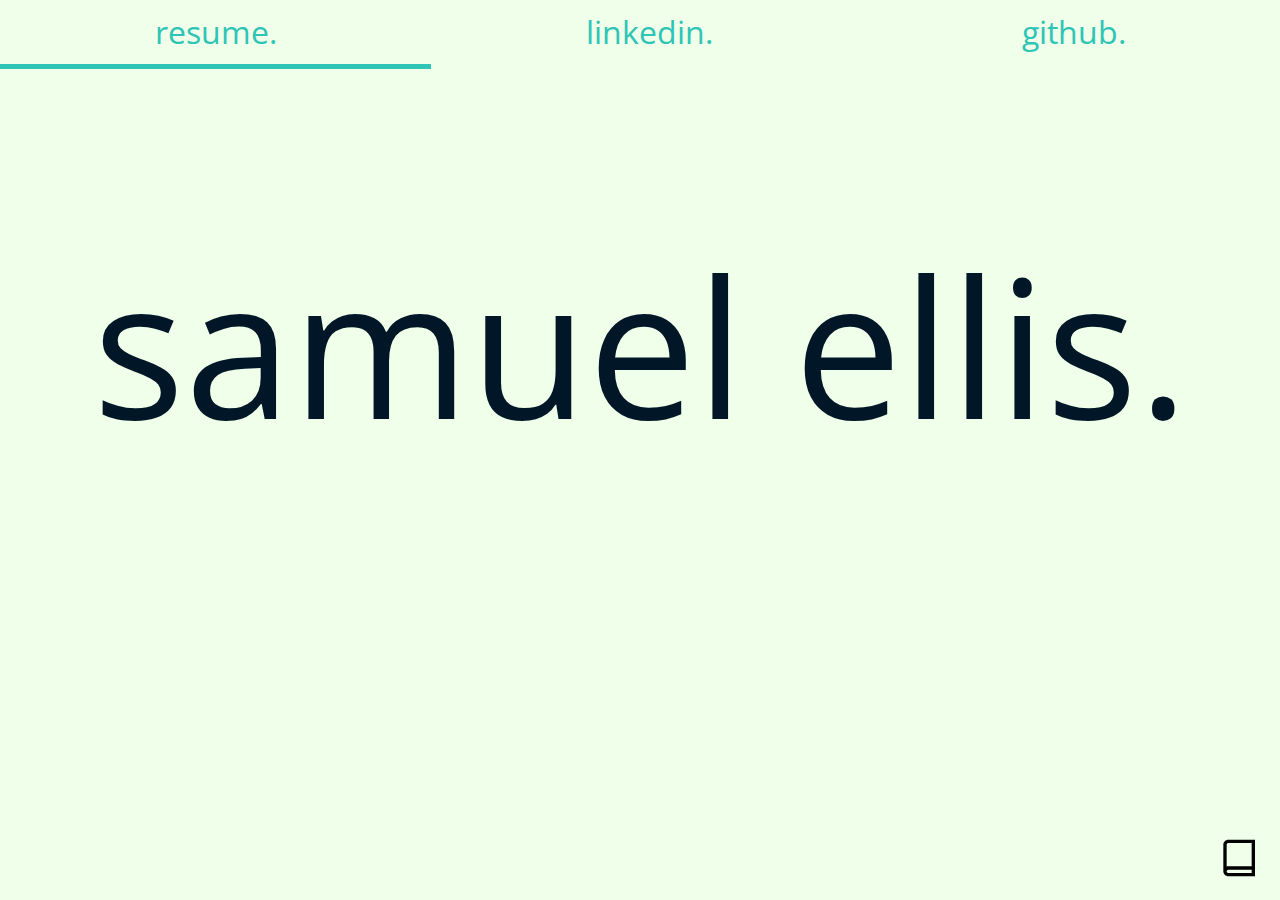
<file: index.html>
<!DOCTYPE html>
<!--[if lte IE 6]><html class="preIE7 preIE8 preIE9"><![endif]-->
<!--[if IE 7]><html class="preIE8 preIE9"><![endif]-->
<!--[if IE 8]><html class="preIE9"><![endif]-->
<!--[if gte IE 9]><!--><html><!--<![endif]-->
<head>
  <meta charset="UTF-8">
  <meta name="viewport" content="width=device-width,initial-scale=1">
    <title>samte.me &middot; home.</title>
  <meta name="author" content="Samuel Ellis">
  <meta name="description" content="Samuel Ellis portfolio website">
  <meta name="keywords" content="Samuel Ellis, portfolio, samte.me, resume, samuel ellis resume">
  <link rel="shortcut icon" href="favicon.ico" type="image/vnd.microsoft.icon">
  <link href="https://fonts.googleapis.com/css?family=Open+Sans" rel="stylesheet">
  <link rel="stylesheet" href="reset.css" type="text/css">
  <link rel="stylesheet" href="style.css" type="text/css">
</head>

<body>

<ul class="navigation">
  <li><a href="files/Samuel_Ellis_Resume.pdf" target="_blank">resume.</a></li>
  <li><a href="https://www.linkedin.com/in/samuel-ellis-14095454" target="_blank">linkedin.</a></li>
  <li><a href="https://github.com/icanhurdleu/icanhurdleu.github.io" target="_blank">github.</a></li>
</ul>

<div class="hugo-link"><a href="./hugo.html"><img src="book.svg"></a></div>

<h1 class="big-name">samuel ellis.</h1>

</body>  

</html>
</file>
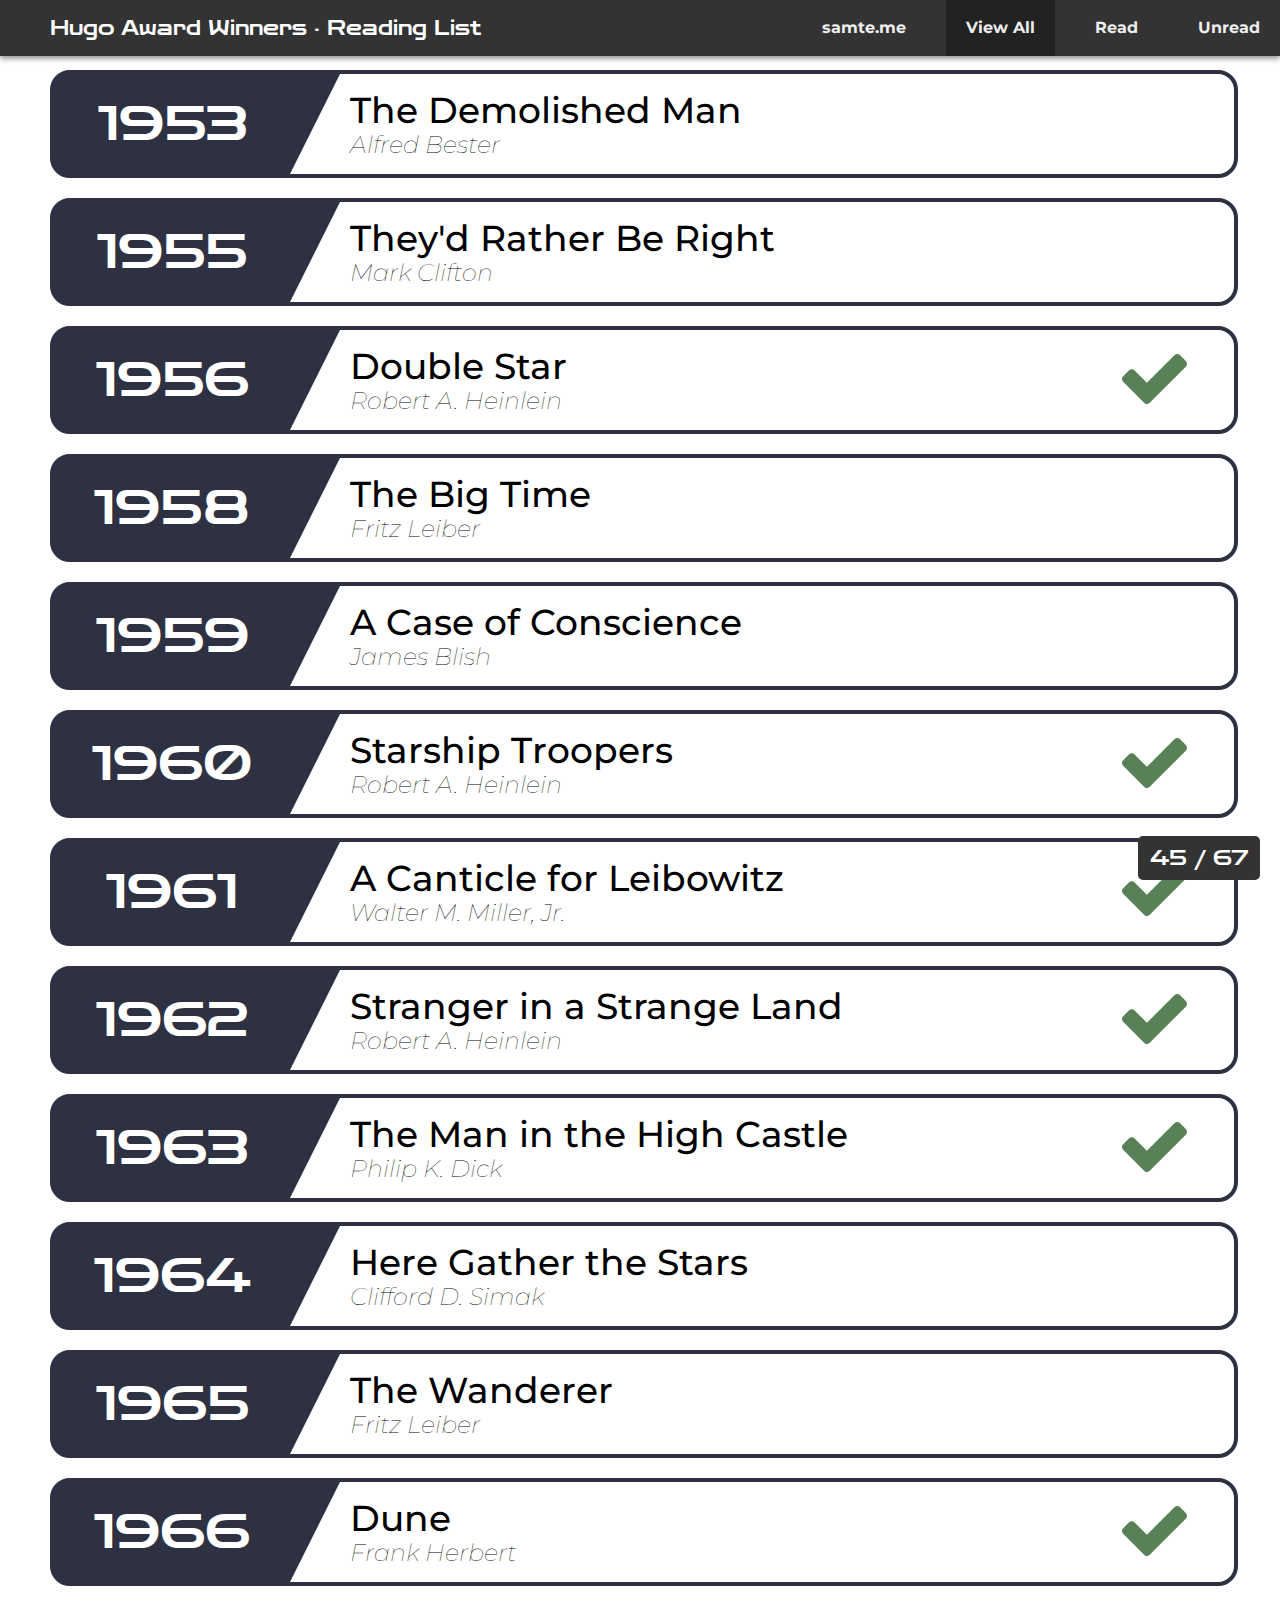
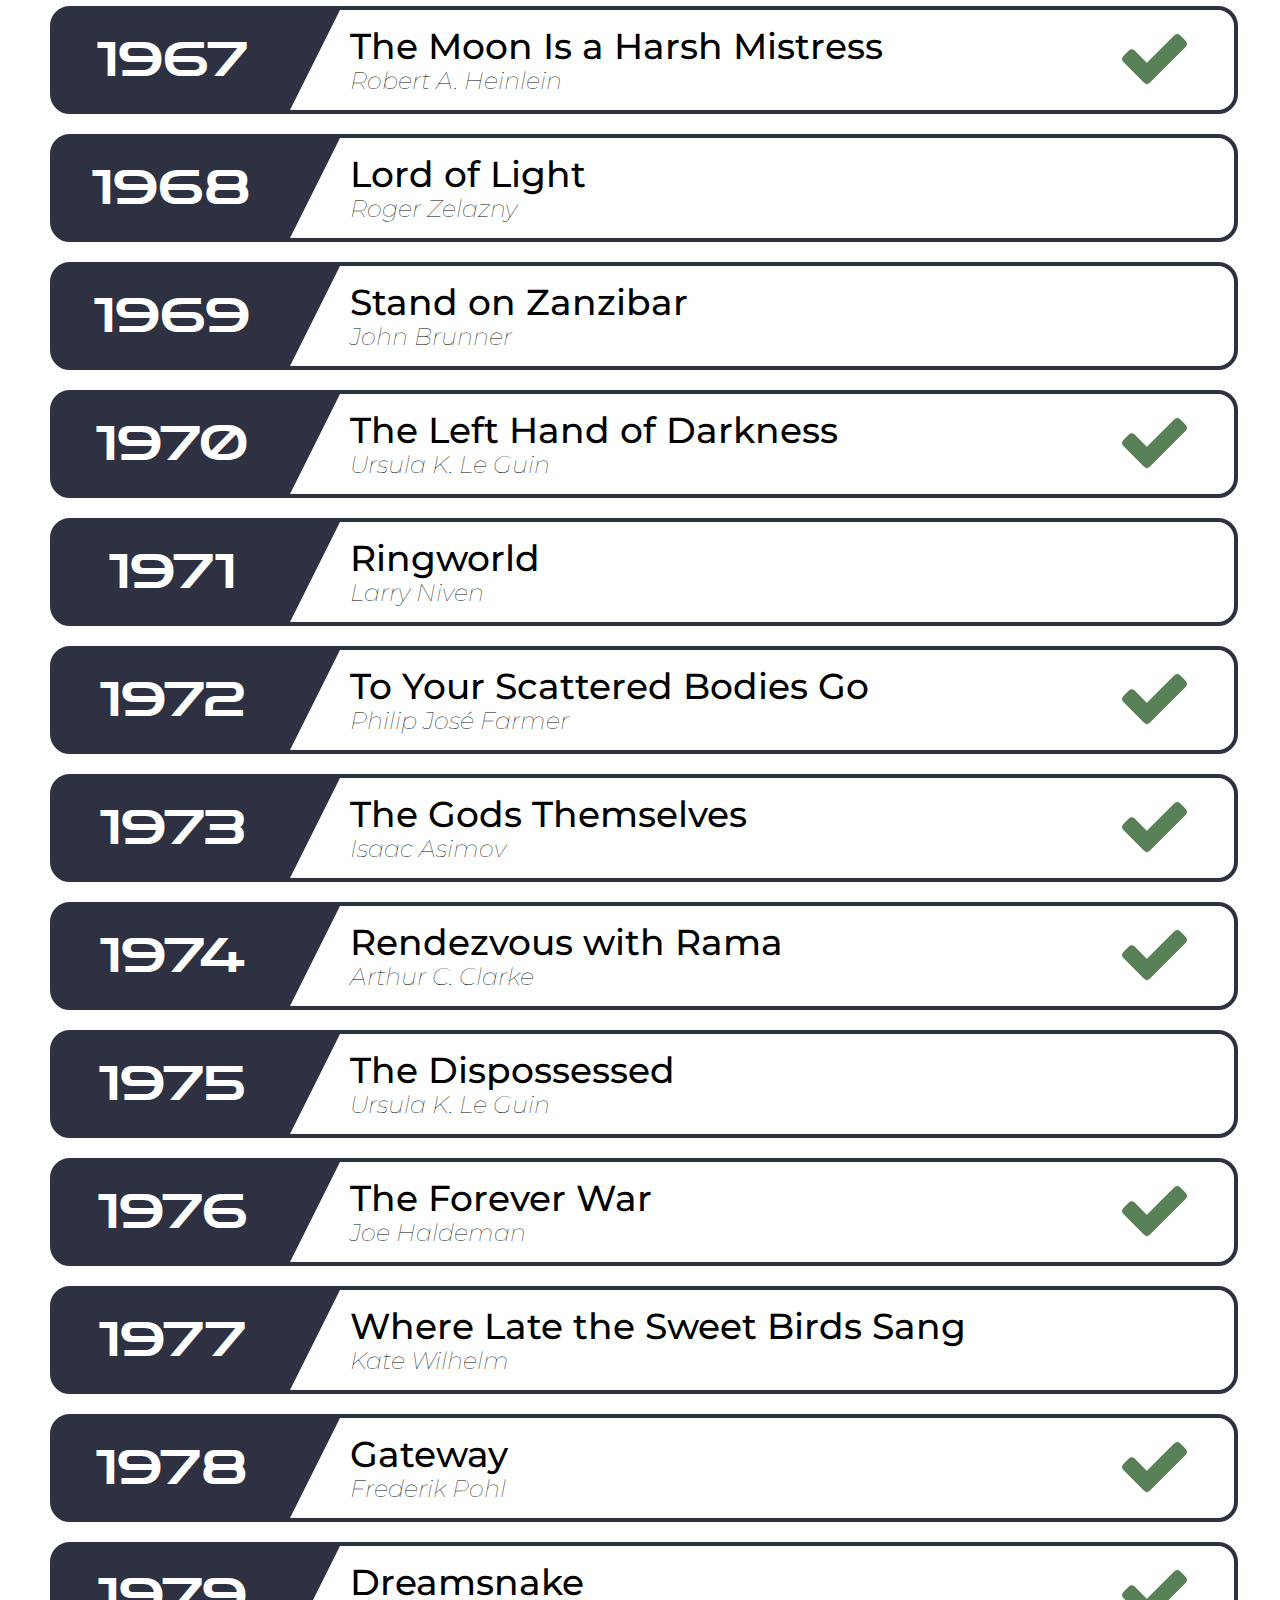
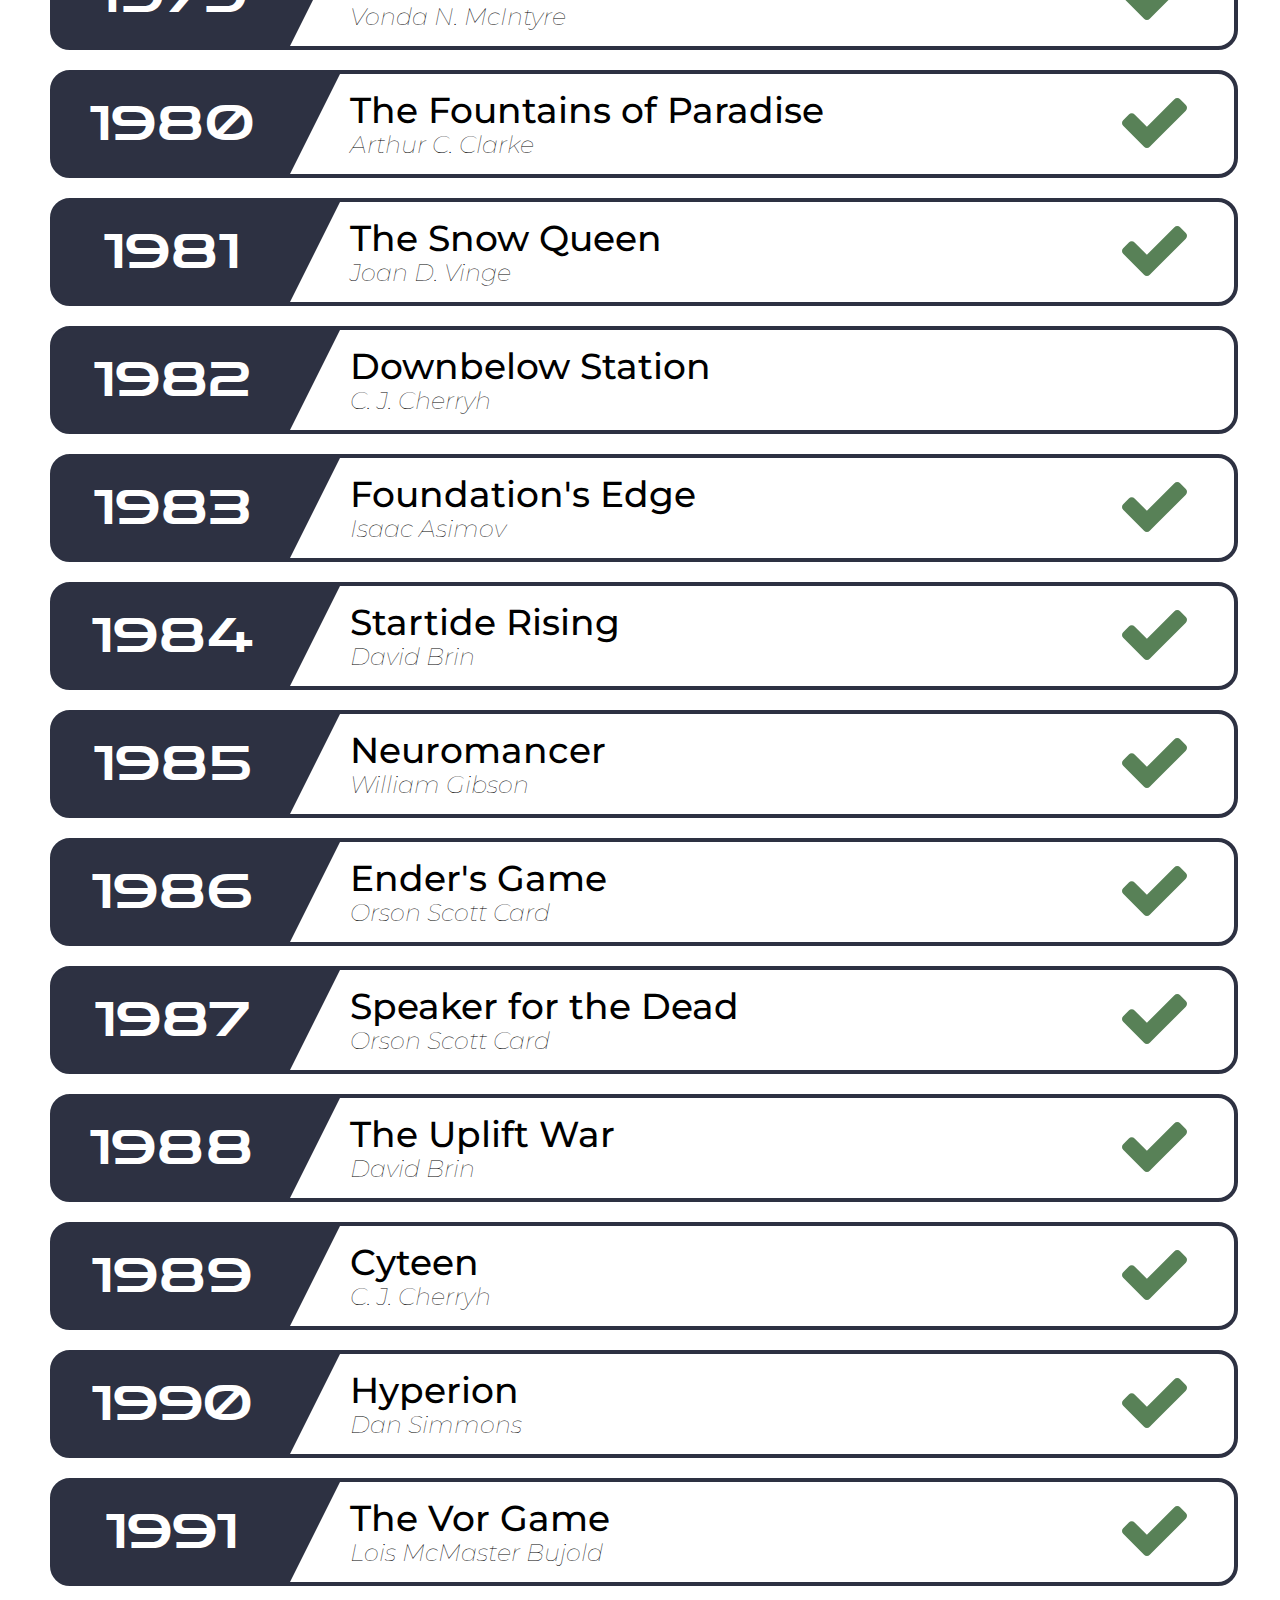
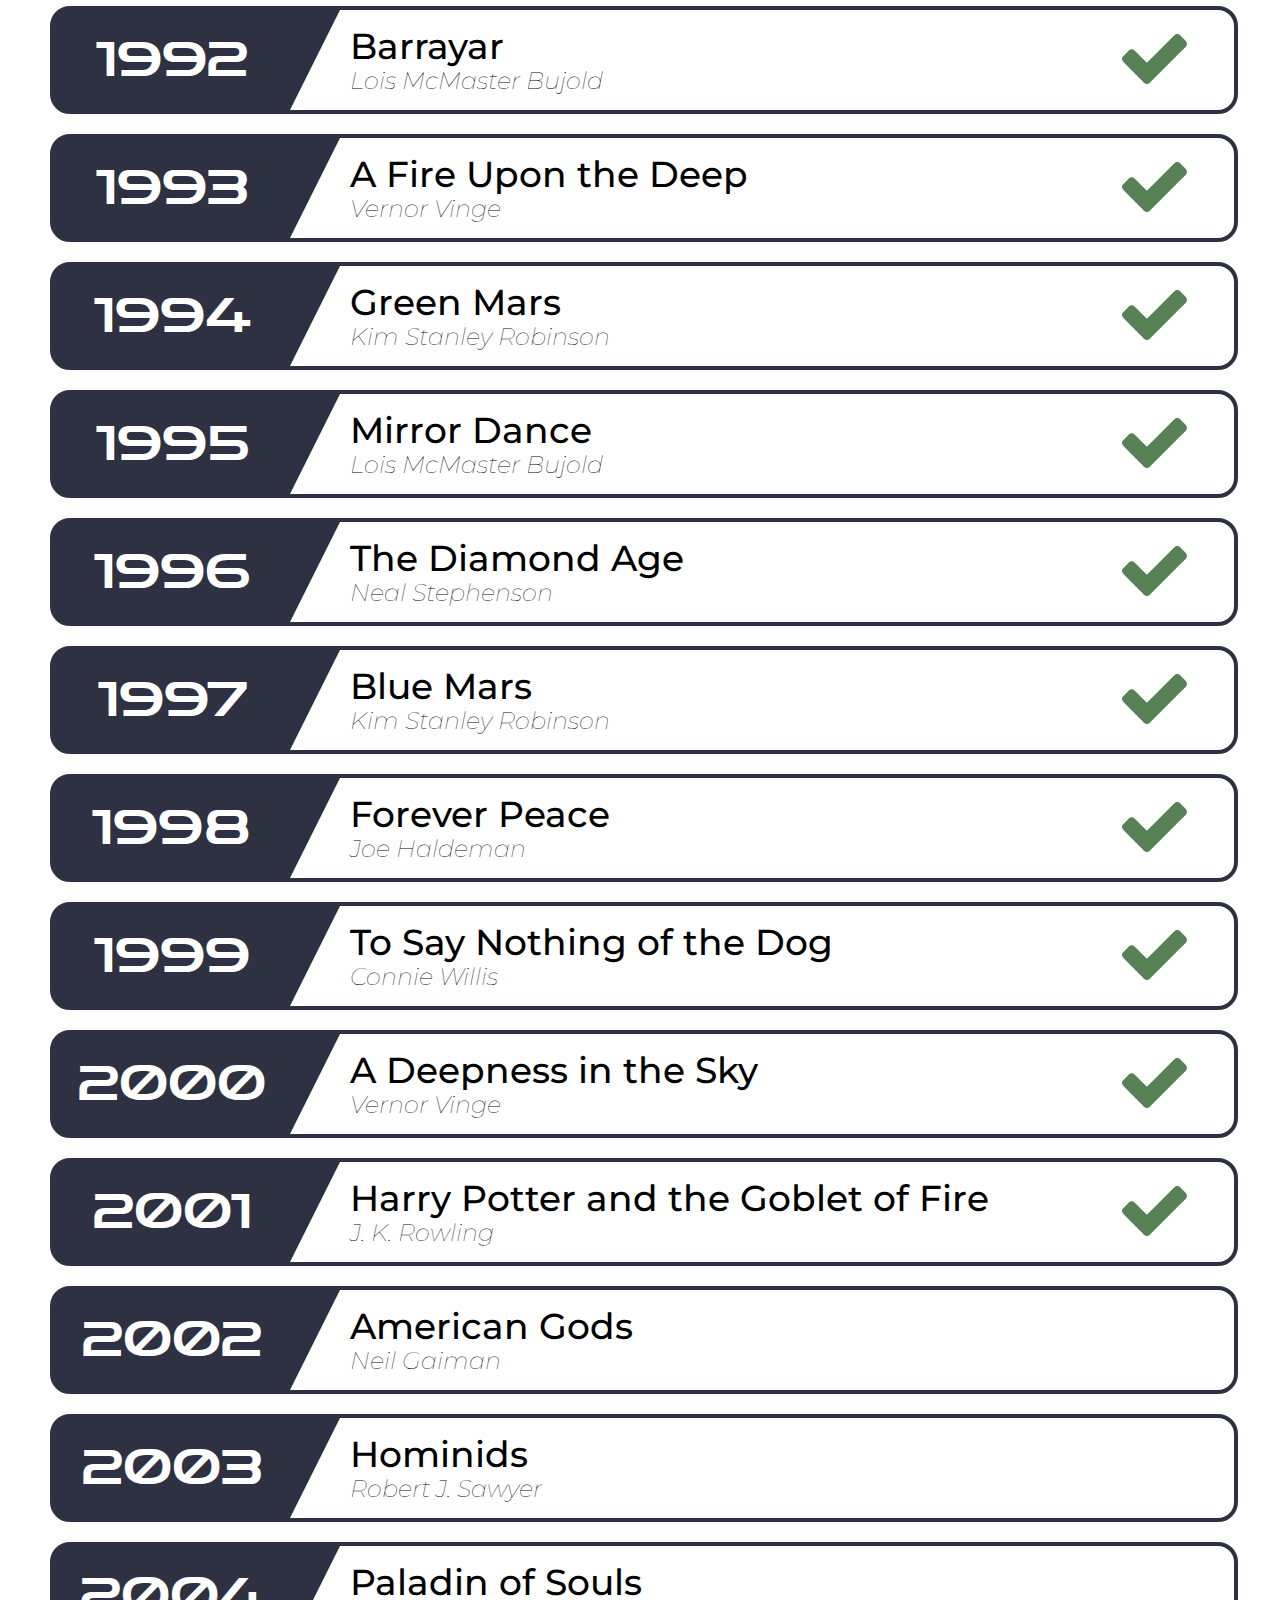
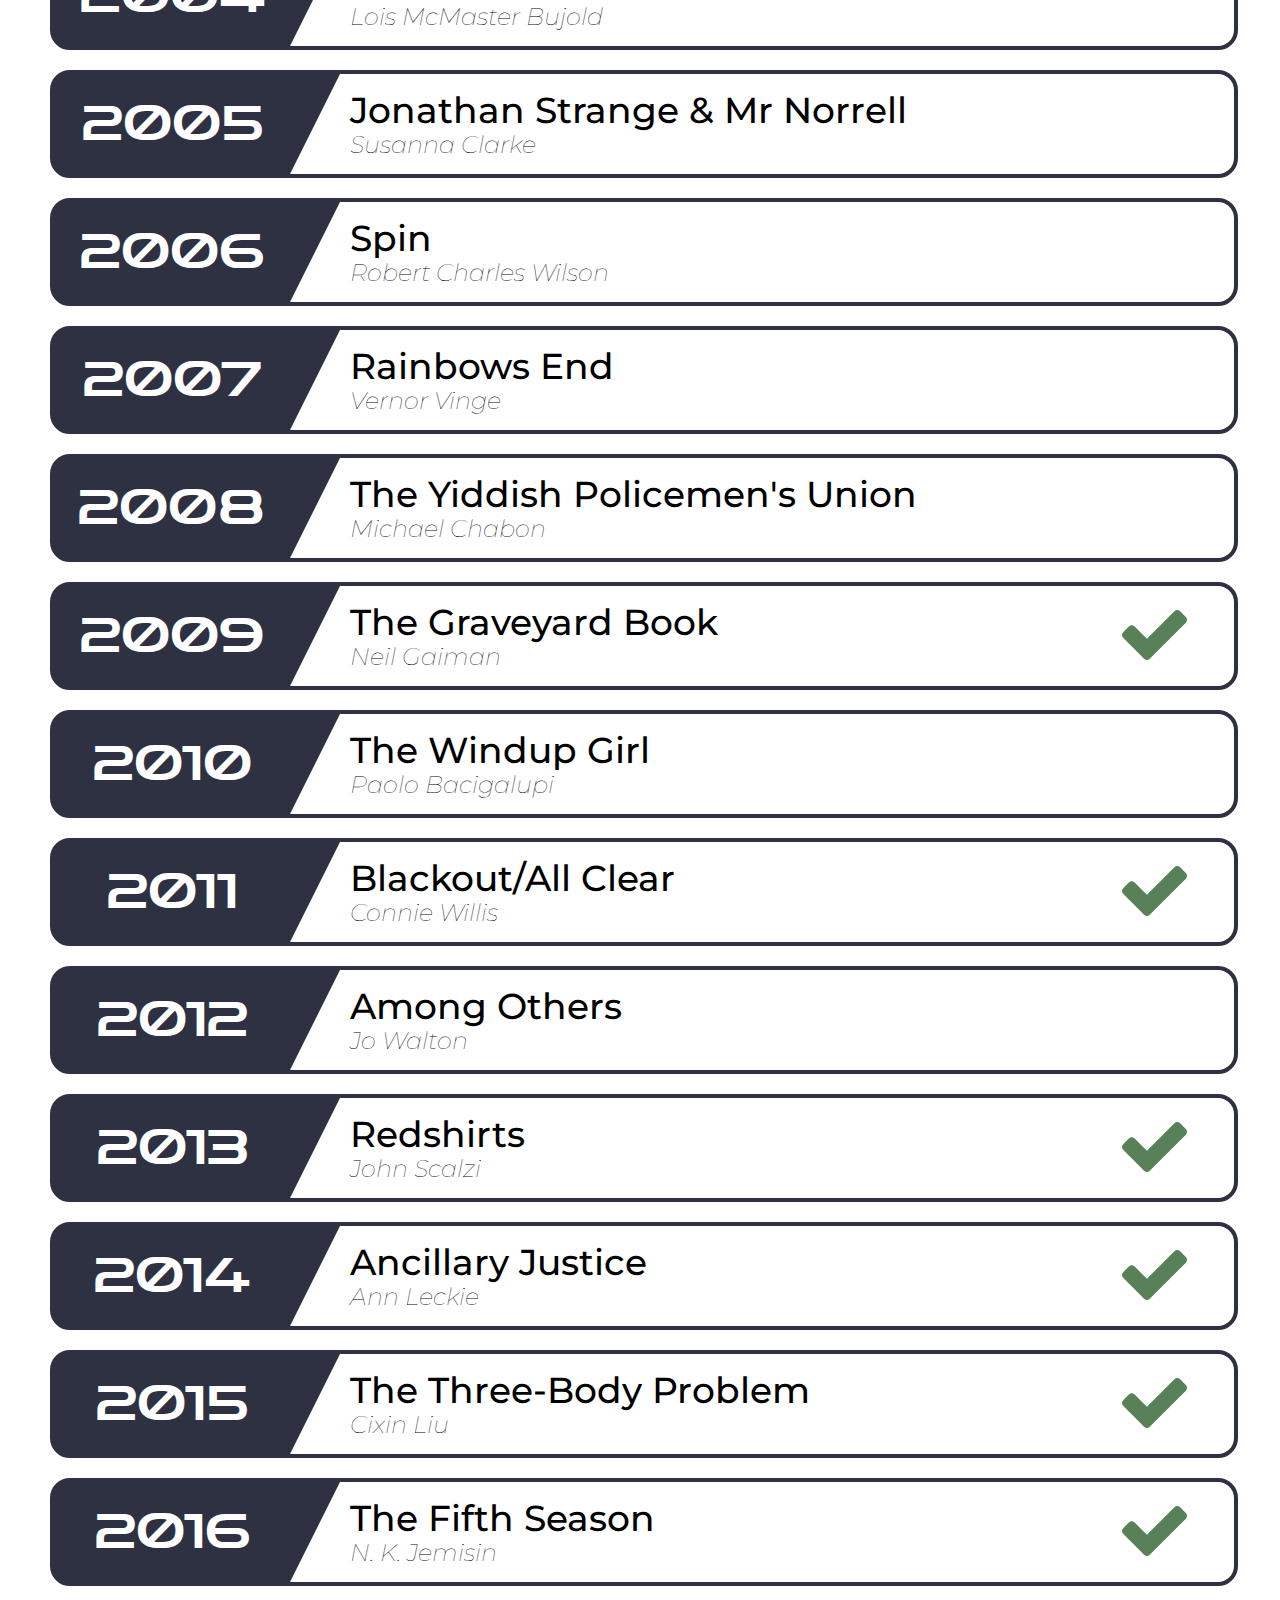
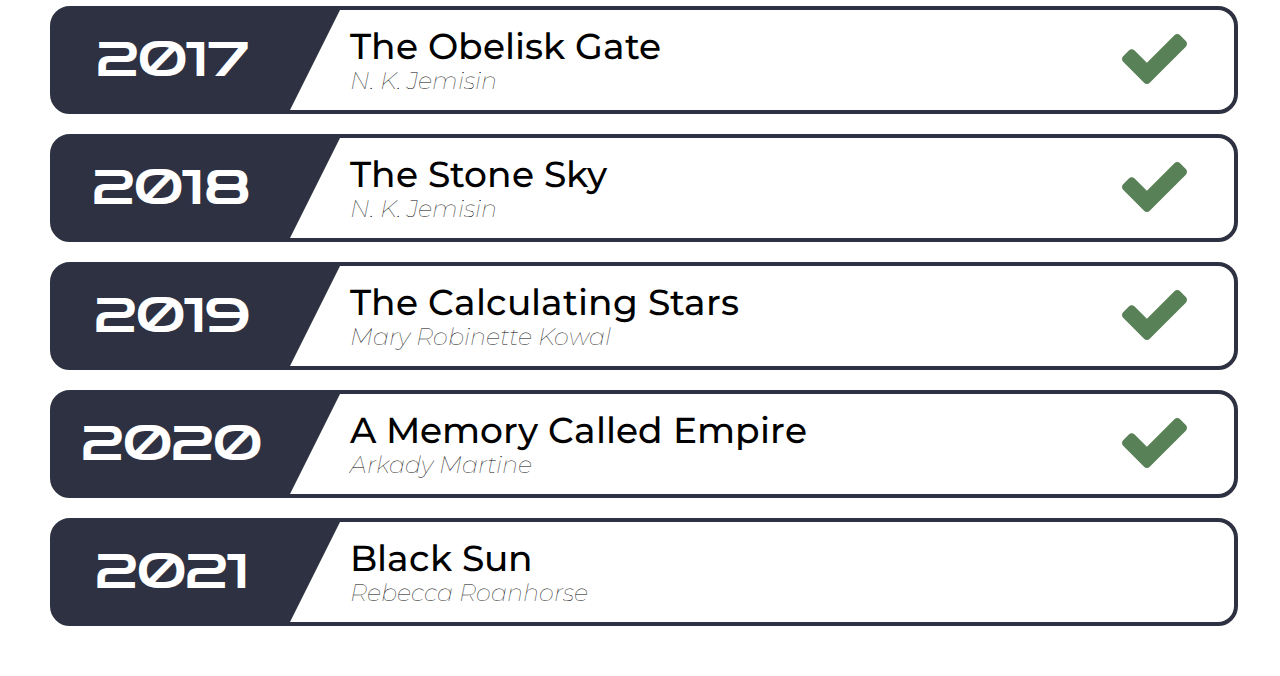
<file: hugo.html>
<!DOCTYPE html>
<!--[if lte IE 6]><html class="preIE7 preIE8 preIE9"><![endif]-->
<!--[if IE 7]><html class="preIE8 preIE9"><![endif]-->
<!--[if IE 8]><html class="preIE9"><![endif]-->
<!--[if gte IE 9]><!--><html><!--<![endif]-->
<head>
  <meta charset="UTF-8">
  <meta name="viewport" content="width=device-width,initial-scale=1">
    <title>samte.me &middot; Hugo Award List</title>
  <meta name="author" content="Samuel Ellis">
  <meta name="description" content="Samuel Ellis portfolio website">
  <meta name="keywords" content="Samuel Ellis, samte.me, Hugo, Hugo Award">
  <link href="https://fonts.googleapis.com/css2?family=Zen+Dots&display=swap" rel="stylesheet">
  <link href="https://fonts.googleapis.com/css2?family=Montserrat:ital,wght@0,500;1,100&display=swap" rel="stylesheet">
  <link rel="stylesheet" href="reset.css" type="text/css">
  <link rel="stylesheet" href="hugo-style.css" type="text/css">
</head>

<body>

<div class="parent">
  <div class="navbar">
    <div class="navbar-title"><h2>Hugo Award Winners &middot; Reading List</h2></div>
    <div class="menu">
      <ul>
        <a href="http://samte.me"><li>samte.me</li></a>
        <a href="#" onclick="showAll()"><li class="active" id="view-all">View All</li></a>
        <a href="#" onclick="filterRead()"><li id="view-read">Read</li></a>
        <a href="#" onclick="filterUnread()"><li id="view-unread">Unread</li></a>
      </ul>
    </div>
  </div>
</div>

<div id="progress"></div>

<section class="book-list">
  
<div class="book">
  <div class="year"><h2>1953</h2></div><div class="triangle-topleft"></div>
  <div class="vert-stack">
    <div class="title">The Demolished Man</div>
    <div class="author">Alfred Bester</div>
  </div>
  <div class="completed"><img src="check-green.svg"></div>
</div>
<div class="book">
  <div class="year"><h2>1955</h2></div><div class="triangle-topleft"></div>
  <div class="vert-stack">
    <div class="title">They'd Rather Be Right</div>
    <div class="author">Mark Clifton</div>
  </div>
  <div class="completed"><img src="check-green.svg"></div>
</div>
<div class="book already-read">
  <div class="year"><h2>1956</h2></div><div class="triangle-topleft"></div>
  <div class="vert-stack">
    <div class="title">Double Star</div>
    <div class="author">Robert A. Heinlein</div>
  </div>
  <div class="completed"><img src="check-green.svg"></div>
</div>
<div class="book">
  <div class="year"><h2>1958</h2></div><div class="triangle-topleft"></div>
  <div class="vert-stack">
    <div class="title">The Big Time</div>
    <div class="author">Fritz Leiber</div>
  </div>
  <div class="completed"><img src="check-green.svg"></div>
</div>
<div class="book">
  <div class="year"><h2>1959</h2></div><div class="triangle-topleft"></div>
  <div class="vert-stack">
    <div class="title">A Case of Conscience</div>
    <div class="author">James Blish</div>
  </div>
  <div class="completed"><img src="check-green.svg"></div>
</div>
<div class="book already-read">
  <div class="year"><h2>1960</h2></div><div class="triangle-topleft"></div>
  <div class="vert-stack">
    <div class="title">Starship Troopers</div>
    <div class="author">Robert A. Heinlein</div>
  </div>
  <div class="completed"><img src="check-green.svg"></div>
</div>
<div class="book already-read">
  <div class="year"><h2>1961</h2></div><div class="triangle-topleft"></div>
  <div class="vert-stack">
    <div class="title">A Canticle for Leibowitz</div>
    <div class="author">Walter M. Miller, Jr.</div>
  </div>
  <div class="completed"><img src="check-green.svg"></div>
</div>
<div class="book already-read">
  <div class="year"><h2>1962</h2></div><div class="triangle-topleft"></div>
  <div class="vert-stack">
    <div class="title">Stranger in a Strange Land</div>
    <div class="author">Robert A. Heinlein</div>
  </div>
  <div class="completed"><img src="check-green.svg"></div>
</div>
<div class="book already-read">
  <div class="year"><h2>1963</h2></div><div class="triangle-topleft"></div>
  <div class="vert-stack">
    <div class="title">The Man in the High Castle</div>
    <div class="author">Philip K. Dick</div>
  </div>
  <div class="completed"><img src="check-green.svg"></div>
</div>
<div class="book">
  <div class="year"><h2>1964</h2></div><div class="triangle-topleft"></div>
  <div class="vert-stack">
    <div class="title">Here Gather the Stars</div>
    <div class="author">Clifford D. Simak</div>
  </div>
  <div class="completed"><img src="check-green.svg"></div>
</div>
<div class="book">
  <div class="year"><h2>1965</h2></div><div class="triangle-topleft"></div>
  <div class="vert-stack">
    <div class="title">The Wanderer</div>
    <div class="author">Fritz Leiber</div>
  </div>
  <div class="completed"><img src="check-green.svg"></div>
</div>
<div class="book already-read">
  <div class="year"><h2>1966</h2></div><div class="triangle-topleft"></div>
  <div class="vert-stack">
    <div class="title">Dune</div>
    <div class="author">Frank Herbert</div>
  </div>
  <div class="completed"><img src="check-green.svg"></div>
</div>
<div class="book already-read">
  <div class="year"><h2>1967</h2></div><div class="triangle-topleft"></div>
  <div class="vert-stack">
    <div class="title">The Moon Is a Harsh Mistress</div>
    <div class="author">Robert A. Heinlein</div>
  </div>
  <div class="completed"><img src="check-green.svg"></div>
</div>
<div class="book">
  <div class="year"><h2>1968</h2></div><div class="triangle-topleft"></div>
  <div class="vert-stack">
    <div class="title">Lord of Light</div>
    <div class="author">Roger Zelazny</div>
  </div>
  <div class="completed"><img src="check-green.svg"></div>
</div>
<div class="book">
  <div class="year"><h2>1969</h2></div><div class="triangle-topleft"></div>
  <div class="vert-stack">
    <div class="title">Stand on Zanzibar</div>
    <div class="author">John Brunner</div>
  </div>
  <div class="completed"><img src="check-green.svg"></div>
</div>
<div class="book already-read">
  <div class="year"><h2>1970</h2></div><div class="triangle-topleft"></div>
  <div class="vert-stack">
    <div class="title">The Left Hand of Darkness</div>
    <div class="author">Ursula K. Le Guin</div>
  </div>
  <div class="completed"><img src="check-green.svg"></div>
</div>
<div class="book">
  <div class="year"><h2>1971</h2></div><div class="triangle-topleft"></div>
  <div class="vert-stack">
    <div class="title">Ringworld</div>
    <div class="author">Larry Niven</div>
  </div>
  <div class="completed"><img src="check-green.svg"></div>
</div>
<div class="book already-read">
  <div class="year"><h2>1972</h2></div><div class="triangle-topleft"></div>
  <div class="vert-stack">
    <div class="title">To Your Scattered Bodies Go</div>
    <div class="author">Philip José Farmer</div>
  </div>
  <div class="completed"><img src="check-green.svg"></div>
</div>
<div class="book already-read">
  <div class="year"><h2>1973</h2></div><div class="triangle-topleft"></div>
  <div class="vert-stack">
    <div class="title">The Gods Themselves</div>
    <div class="author">Isaac Asimov</div>
  </div>
  <div class="completed"><img src="check-green.svg"></div>
</div>
<div class="book already-read">
  <div class="year"><h2>1974</h2></div><div class="triangle-topleft"></div>
  <div class="vert-stack">
    <div class="title">Rendezvous with Rama</div>
    <div class="author">Arthur C. Clarke</div>
  </div>
  <div class="completed"><img src="check-green.svg"></div>
</div>
<div class="book">
  <div class="year"><h2>1975</h2></div><div class="triangle-topleft"></div>
  <div class="vert-stack">
    <div class="title">The Dispossessed</div>
    <div class="author">Ursula K. Le Guin</div>
  </div>
  <div class="completed"><img src="check-green.svg"></div>
</div>
<div class="book already-read">
  <div class="year"><h2>1976</h2></div><div class="triangle-topleft"></div>
  <div class="vert-stack">
    <div class="title">The Forever War</div>
    <div class="author">Joe Haldeman</div>
  </div>
  <div class="completed"><img src="check-green.svg"></div>
</div>
<div class="book">
  <div class="year"><h2>1977</h2></div><div class="triangle-topleft"></div>
  <div class="vert-stack">
    <div class="title">Where Late the Sweet Birds Sang</div>
    <div class="author">Kate Wilhelm</div>
  </div>
  <div class="completed"><img src="check-green.svg"></div>
</div>
<div class="book already-read">
  <div class="year"><h2>1978</h2></div><div class="triangle-topleft"></div>
  <div class="vert-stack">
    <div class="title">Gateway</div>
    <div class="author">Frederik Pohl</div>
  </div>
  <div class="completed"><img src="check-green.svg"></div>
</div>
<div class="book already-read">
  <div class="year"><h2>1979</h2></div><div class="triangle-topleft"></div>
  <div class="vert-stack">
    <div class="title">Dreamsnake</div>
    <div class="author">Vonda N. McIntyre</div>
  </div>
  <div class="completed"><img src="check-green.svg"></div>
</div>
<div class="book already-read">
  <div class="year"><h2>1980</h2></div><div class="triangle-topleft"></div>
  <div class="vert-stack">
    <div class="title">The Fountains of Paradise</div>
    <div class="author">Arthur C. Clarke</div>
  </div>
  <div class="completed"><img src="check-green.svg"></div>
</div>
<div class="book already-read">
  <div class="year"><h2>1981</h2></div><div class="triangle-topleft"></div>
  <div class="vert-stack">
    <div class="title">The Snow Queen</div>
    <div class="author">Joan D. Vinge</div>
  </div>
  <div class="completed"><img src="check-green.svg"></div>
</div>
<div class="book">
  <div class="year"><h2>1982</h2></div><div class="triangle-topleft"></div>
  <div class="vert-stack">
    <div class="title">Downbelow Station</div>
    <div class="author">C. J. Cherryh</div>
  </div>
  <div class="completed"><img src="check-green.svg"></div>
</div>
<div class="book already-read">
  <div class="year"><h2>1983</h2></div><div class="triangle-topleft"></div>
  <div class="vert-stack">
    <div class="title">Foundation's Edge</div>
    <div class="author">Isaac Asimov</div>
  </div>
  <div class="completed"><img src="check-green.svg"></div>
</div>
<div class="book already-read">
  <div class="year"><h2>1984</h2></div><div class="triangle-topleft"></div>
  <div class="vert-stack">
    <div class="title">Startide Rising</div>
    <div class="author">David Brin</div>
  </div>
  <div class="completed"><img src="check-green.svg"></div>
</div>
<div class="book already-read">
  <div class="year"><h2>1985</h2></div><div class="triangle-topleft"></div>
  <div class="vert-stack">
    <div class="title">Neuromancer</div>
    <div class="author">William Gibson</div>
  </div>
  <div class="completed"><img src="check-green.svg"></div>
</div>
<div class="book already-read">
  <div class="year"><h2>1986</h2></div><div class="triangle-topleft"></div>
  <div class="vert-stack">
    <div class="title">Ender's Game</div>
    <div class="author">Orson Scott Card</div>
  </div>
  <div class="completed"><img src="check-green.svg"></div>
</div>
<div class="book already-read">
  <div class="year"><h2>1987</h2></div><div class="triangle-topleft"></div>
  <div class="vert-stack">
    <div class="title">Speaker for the Dead</div>
    <div class="author">Orson Scott Card</div>
  </div>
  <div class="completed"><img src="check-green.svg"></div>
</div>
<div class="book already-read">
  <div class="year"><h2>1988</h2></div><div class="triangle-topleft"></div>
  <div class="vert-stack">
    <div class="title">The Uplift War</div>
    <div class="author">David Brin</div>
  </div>
  <div class="completed"><img src="check-green.svg"></div>
</div>
<div class="book already-read">
  <div class="year"><h2>1989</h2></div><div class="triangle-topleft"></div>
  <div class="vert-stack">
    <div class="title">Cyteen</div>
    <div class="author">C. J. Cherryh</div>
  </div>
  <div class="completed"><img src="check-green.svg"></div>
</div>
<div class="book already-read">
  <div class="year"><h2>1990</h2></div><div class="triangle-topleft"></div>
  <div class="vert-stack">
    <div class="title">Hyperion</div>
    <div class="author">Dan Simmons</div>
  </div>
  <div class="completed"><img src="check-green.svg"></div>
</div>
<div class="book already-read">
  <div class="year"><h2>1991</h2></div><div class="triangle-topleft"></div>
  <div class="vert-stack">
    <div class="title">The Vor Game</div>
    <div class="author">Lois McMaster Bujold</div>
  </div>
  <div class="completed"><img src="check-green.svg"></div>
</div>
<div class="book already-read">
  <div class="year"><h2>1992</h2></div><div class="triangle-topleft"></div>
  <div class="vert-stack">
    <div class="title">Barrayar</div>
    <div class="author">Lois McMaster Bujold</div>
  </div>
  <div class="completed"><img src="check-green.svg"></div>
</div>
<div class="book already-read">
  <div class="year"><h2>1993</h2></div><div class="triangle-topleft"></div>
  <div class="vert-stack">
    <div class="title">A Fire Upon the Deep</div>
    <div class="author">Vernor Vinge</div>
  </div>
  <div class="completed"><img src="check-green.svg"></div>
</div>
<div class="book already-read">
  <div class="year"><h2>1994</h2></div><div class="triangle-topleft"></div>
  <div class="vert-stack">
    <div class="title">Green Mars</div>
    <div class="author">Kim Stanley Robinson</div>
  </div>
  <div class="completed"><img src="check-green.svg"></div>
</div>
<div class="book already-read">
  <div class="year"><h2>1995</h2></div><div class="triangle-topleft"></div>
  <div class="vert-stack">
    <div class="title">Mirror Dance</div>
    <div class="author">Lois McMaster Bujold</div>
  </div>
  <div class="completed"><img src="check-green.svg"></div>
</div>
<div class="book already-read">
  <div class="year"><h2>1996</h2></div><div class="triangle-topleft"></div>
  <div class="vert-stack">
    <div class="title">The Diamond Age</div>
    <div class="author">Neal Stephenson</div>
  </div>
  <div class="completed"><img src="check-green.svg"></div>
</div>
<div class="book already-read">
  <div class="year"><h2>1997</h2></div><div class="triangle-topleft"></div>
  <div class="vert-stack">
    <div class="title">Blue Mars</div>
    <div class="author">Kim Stanley Robinson</div>
  </div>
  <div class="completed"><img src="check-green.svg"></div>
</div>
<div class="book already-read">
  <div class="year"><h2>1998</h2></div><div class="triangle-topleft"></div>
  <div class="vert-stack">
    <div class="title">Forever Peace</div>
    <div class="author">Joe Haldeman</div>
  </div>
  <div class="completed"><img src="check-green.svg"></div>
</div>
<div class="book already-read">
  <div class="year"><h2>1999</h2></div><div class="triangle-topleft"></div>
  <div class="vert-stack">
    <div class="title">To Say Nothing of the Dog</div>
    <div class="author">Connie Willis</div>
  </div>
  <div class="completed"><img src="check-green.svg"></div>
</div>
<div class="book already-read">
  <div class="year"><h2>2000</h2></div><div class="triangle-topleft"></div>
  <div class="vert-stack">
    <div class="title">A Deepness in the Sky</div>
    <div class="author">Vernor Vinge</div>
  </div>
  <div class="completed"><img src="check-green.svg"></div>
</div>
<div class="book already-read">
  <div class="year"><h2>2001</h2></div><div class="triangle-topleft"></div>
  <div class="vert-stack">
    <div class="title">Harry Potter and the Goblet of Fire</div>
    <div class="author">J. K. Rowling</div>
  </div>
  <div class="completed"><img src="check-green.svg"></div>
</div>
<div class="book">
  <div class="year"><h2>2002</h2></div><div class="triangle-topleft"></div>
  <div class="vert-stack">
    <div class="title">American Gods</div>
    <div class="author">Neil Gaiman</div>
  </div>
  <div class="completed"><img src="check-green.svg"></div>
</div>
<div class="book">
  <div class="year"><h2>2003</h2></div><div class="triangle-topleft"></div>
  <div class="vert-stack">
    <div class="title">Hominids</div>
    <div class="author">Robert J. Sawyer</div>
  </div>
  <div class="completed"><img src="check-green.svg"></div>
</div>
<div class="book">
  <div class="year"><h2>2004</h2></div><div class="triangle-topleft"></div>
  <div class="vert-stack">
    <div class="title">Paladin of Souls</div>
    <div class="author">Lois McMaster Bujold</div>
  </div>
  <div class="completed"><img src="check-green.svg"></div>
</div>
<div class="book">
  <div class="year"><h2>2005</h2></div><div class="triangle-topleft"></div>
  <div class="vert-stack">
    <div class="title">Jonathan Strange & Mr Norrell</div>
    <div class="author">Susanna Clarke</div>
  </div>
  <div class="completed"><img src="check-green.svg"></div>
</div>
<div class="book">
  <div class="year"><h2>2006</h2></div><div class="triangle-topleft"></div>
  <div class="vert-stack">
    <div class="title">Spin</div>
    <div class="author">Robert Charles Wilson</div>
  </div>
  <div class="completed"><img src="check-green.svg"></div>
</div>
<div class="book">
  <div class="year"><h2>2007</h2></div><div class="triangle-topleft"></div>
  <div class="vert-stack">
    <div class="title">Rainbows End</div>
    <div class="author">Vernor Vinge</div>
  </div>
  <div class="completed"><img src="check-green.svg"></div>
</div>
<div class="book">
  <div class="year"><h2>2008</h2></div><div class="triangle-topleft"></div>
  <div class="vert-stack">
    <div class="title">The Yiddish Policemen's Union</div>
    <div class="author">Michael Chabon</div>
  </div>
  <div class="completed"><img src="check-green.svg"></div>
</div>
<div class="book already-read">
  <div class="year"><h2>2009</h2></div><div class="triangle-topleft"></div>
  <div class="vert-stack">
    <div class="title">The Graveyard Book</div>
    <div class="author">Neil Gaiman</div>
  </div>
  <div class="completed"><img src="check-green.svg"></div>
</div>
<div class="book">
  <div class="year"><h2>2010</h2></div><div class="triangle-topleft"></div>
  <div class="vert-stack">
    <div class="title">The Windup Girl</div>
    <div class="author">Paolo Bacigalupi</div>
  </div>
  <div class="completed"><img src="check-green.svg"></div>
</div>
<div class="book already-read">
  <div class="year"><h2>2011</h2></div><div class="triangle-topleft"></div>
  <div class="vert-stack">
    <div class="title">Blackout/All Clear</div>
    <div class="author">Connie Willis</div>
  </div>
  <div class="completed"><img src="check-green.svg"></div>
</div>
<div class="book">
  <div class="year"><h2>2012</h2></div><div class="triangle-topleft"></div>
  <div class="vert-stack">
    <div class="title">Among Others</div>
    <div class="author">Jo Walton</div>
  </div>
  <div class="completed"><img src="check-green.svg"></div>
</div>
<div class="book already-read">
  <div class="year"><h2>2013</h2></div><div class="triangle-topleft"></div>
  <div class="vert-stack">
    <div class="title">Redshirts</div>
    <div class="author">John Scalzi</div>
  </div>
  <div class="completed"><img src="check-green.svg"></div>
</div>
<div class="book already-read">
  <div class="year"><h2>2014</h2></div><div class="triangle-topleft"></div>
  <div class="vert-stack">
    <div class="title">Ancillary Justice</div>
    <div class="author">Ann Leckie</div>
  </div>
  <div class="completed"><img src="check-green.svg"></div>
</div>
<div class="book already-read">
  <div class="year"><h2>2015</h2></div><div class="triangle-topleft"></div>
  <div class="vert-stack">
    <div class="title">The Three-Body Problem</div>
    <div class="author">Cixin Liu</div>
  </div>
  <div class="completed"><img src="check-green.svg"></div>
</div>
<div class="book already-read">
  <div class="year"><h2>2016</h2></div><div class="triangle-topleft"></div>
  <div class="vert-stack">
    <div class="title">The Fifth Season</div>
    <div class="author">N. K. Jemisin</div>
  </div>
  <div class="completed"><img src="check-green.svg"></div>
</div>
<div class="book already-read">
  <div class="year"><h2>2017</h2></div><div class="triangle-topleft"></div>
  <div class="vert-stack">
    <div class="title">The Obelisk Gate</div>
    <div class="author">N. K. Jemisin</div>
  </div>
  <div class="completed"><img src="check-green.svg"></div>
</div>
<div class="book already-read">
  <div class="year"><h2>2018</h2></div><div class="triangle-topleft"></div>
  <div class="vert-stack">
    <div class="title">The Stone Sky</div>
    <div class="author">N. K. Jemisin</div>
  </div>
  <div class="completed"><img src="check-green.svg"></div>
</div>
<div class="book already-read">
  <div class="year"><h2>2019</h2></div><div class="triangle-topleft"></div>
  <div class="vert-stack">
    <div class="title">The Calculating Stars</div>
    <div class="author">Mary Robinette Kowal</div>
  </div>
  <div class="completed"><img src="check-green.svg"></div>
</div>
<div class="book already-read">
  <div class="year"><h2>2020</h2></div><div class="triangle-topleft"></div>
  <div class="vert-stack">
    <div class="title">A Memory Called Empire</div>
    <div class="author">Arkady Martine</div>
  </div>
  <div class="completed"><img src="check-green.svg"></div>
</div>
<div class="book">
  <div class="year"><h2>2021</h2></div><div class="triangle-topleft"></div>
  <div class="vert-stack">
    <div class="title">Black Sun</div>
    <div class="author">Rebecca Roanhorse</div>
  </div>
  <div class="completed"><img src="check-green.svg"></div>
</div>


</section>

</body>  

<script type="text/javascript" src="hugo.js"></script>

</html>
</file>
<file: style.css>
* {
  font-family: 'Open Sans', Helvetica, sans-serif;
}

body {
  background-color: #EFFFE9;
  font-family: 'Open Sans', Helvetica, sans-serif;
}

.navigation {
  list-style: none;
  margin: 0;
  
  display: -webkit-box;
  display: -moz-box;
  display: -ms-flexbox;
  display: -webkit-flex;
  display: flex;
  
   -webkit-flex-flow: row wrap; 
}

.navigation li {
  flex-grow: 1;
  text-align: center;
}

.navigation a {
  text-decoration: none;
  font-size: 2em;
  display: block;
  padding: 0.5em;
  color: #2EC4B6;
  flex-grow: 1;
  border-bottom: 5px solid #EFFFE9;
}

.navigation a:hover {
  border-bottom: 5px solid #2EC4B6;
}

@media all and (max-width: 600px) {
  .navigation {
    -webkit-flex-flow: column wrap;
    flex-flow: column wrap;
    padding: 0;
  }
  
  .navigation a { 
    text-align: center;
    font-size: 1em;
    padding: 10px;
    border-top: 1px solid rgba(255,255,255,0.3); 
    border-bottom: 1px solid rgba(0,0,0,0.1); 
  }

  .navigation a:hover {
    font-weight: bold;
    border-bottom: 1px solid rgba(0,0,0,0.1);
  }

  
  .navigation li:last-of-type a {
    border-bottom: none;
  }
}

.hugo-link {
  position: fixed;
  bottom: 20px;
  right: 20px;
}
.hugo-link img {
  max-width: 40px;
}

.big-name {
  font-size: 15vw;
  display: flex;
  justify-content: center;
  line-height: 1;
  padding: 0;
  margin-top: 20vh;
  color: #011627;
}
</file>
<file: hugo-style.css>
/*
Basic Styling
*/

* {
  font-family: 'Montserrat', Helvetica, sans-serif;
}

body {
  font-family: 'Montserrat', Helvetica, sans-serif;
}

/*
Navbar
*/

.parent {
  position: fixed;
  top: 0;
  left: 0;
  margin: auto;
  width: 100%;
  box-shadow: 0 3px 5px 0 rgba(0,0,0,.4);
}
.navbar {
  display: flex;
  justify-content: space-between;
  background-color: #333;
}
.navbar-title {
	display: flex;
}
.navbar-title h2 {
	display: flex;
	align-items: center;
	padding-left: 50px;
	font-family: 'Zen Dots', cursive;
	font-size: 20px;	
	color: #fff;
}
.menu {
  display: flex;
  align-items: center;
}
.menu ul {
  display: flex;
  justify-content: flex-end;
  align-items: center;
  list-style: none;
}
.menu li {
  padding: 20px;
  margin-left: 20px;
  font-size: 16px;
  font-weight: bold;
}
.menu li:hover {
	background-color: #222;
}
.menu li.active {
	background-color: #222;
}
.menu a {
	text-decoration: none;
	color: #eee;
}

/*
Progress tracker
*/

#progress {
	position: fixed;
	background-color: #333;
	bottom: 20px;
	right: 20px;
	padding: 12px;
	border-radius: 5px;
	font-family: 'Zen Dots', cursive;
	font-size: 20px;	
	color: #fff;
}

/*
Book list holder
*/

.book-list {
	padding: 50px;
	display: flex;
	flex-direction: column;
}

/*
Individual Book styling
*/

.triangle-topleft {
	width: 0;
	height: 0;
	border-style: solid;
	border-width: 100px 50px 0 0;
	border-color: #2d3142 transparent transparent transparent;
}

.book {
	display: flex;
	flex-direction: row;
	align-items: center;
	width: 100%;
	margin-top: 20px;
	height: 100px;
	border: 4px solid #2D3142;
	border-radius: 20px;
}

.book > .completed {
	display: none;
}
.already-read > .completed {
	display: block;
}

.year {
	display: flex;
	flex-basis: 20%;
	height: 100%;
	border-radius: 10px 0 0 10px;
	background-color: #2D3142;
	align-items: center;
	justify-content: center;
}
.year > h2 {
	font-family: 'Zen Dots', cursive;
	font-size: 48px;	
	color: #fff;
}

.vert-stack {
	display: flex;
	flex-direction: column;
	flex-basis: 65%;
	padding-left: 10px;
}

.title {
	font-size: 36px;
	font-weight: 500;
	padding-bottom: 5px;
}

.author {
	font-weight: 100;
	font-style: italic;
	font-size: 24px;
}

.completed {
	padding: 5px;
}
.completed > img {
	height: 50px;
}

/*
Used to hide elements when filtering
*/

.hidden {
	display: none;
}
</file>
